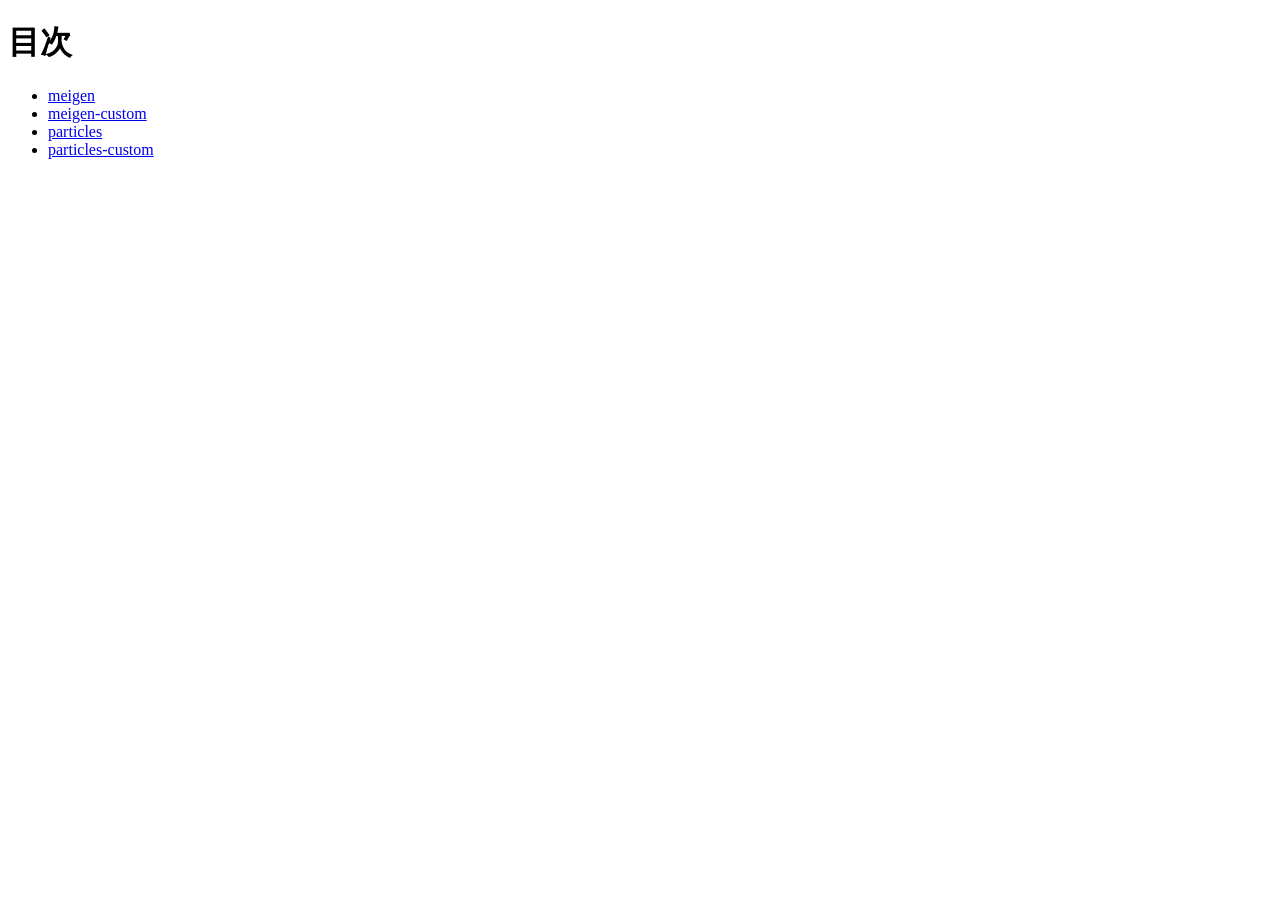
<file: index.html>
<!DOCTYPE html>
<html lang="ja">
<head>
  <meta charset="UTF-8">
  <title>20261008-HC</title>
</head>
<body>
  <h1>目次</h1>
  <ul>
    <li><a href="meigen/index.html">meigen</a></li>
    <li><a href="meigen-custom/index.html">meigen-custom</a></li>
    <li><a href="particles/index.html">particles</a></li>
    <li><a href="particles-custom/index.html">particles-custom</a></li>
  </ul>
  
</body>
</html>
</file>
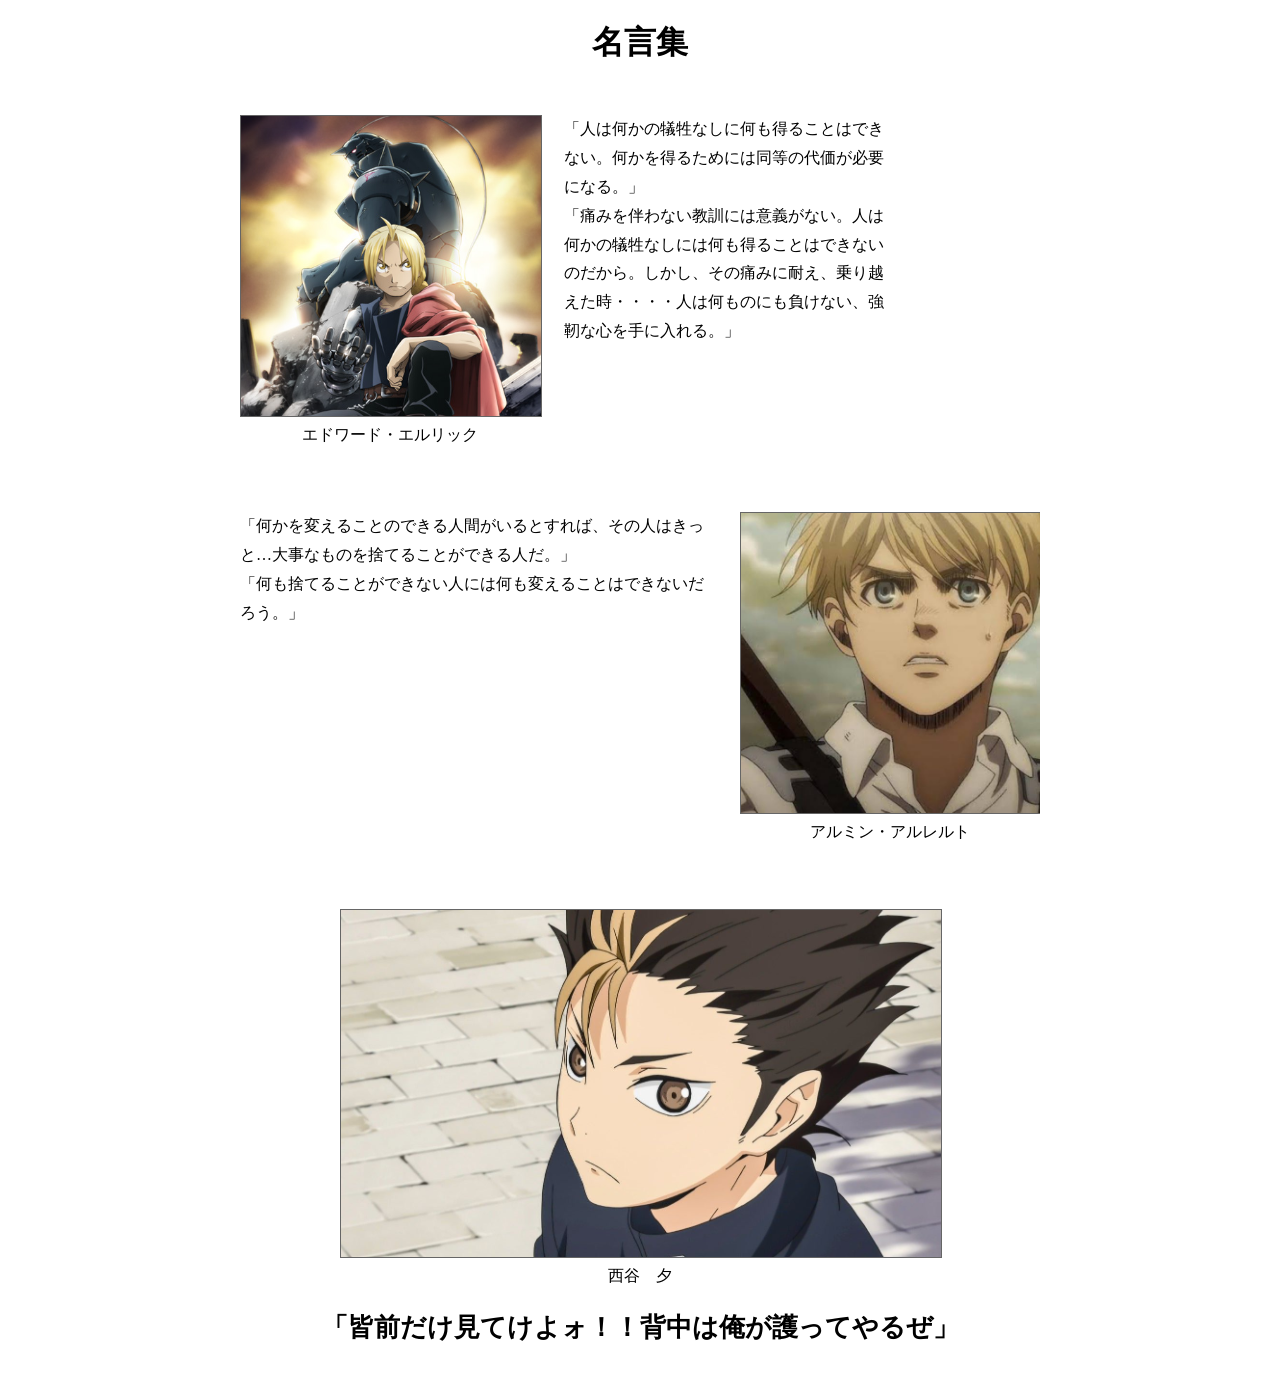
<file: meigen-custom/index.html>
<!DOCTYPE html>
<html lang="ja">

<head>
  <meta charset="UTF-8">
  <title>名言集</title>
  <link rel="stylesheet" href="css/style.css">
</head>

<body>
  <div class="wrapper">
    <h1>名言集</h1>
    <div class="left-box">
      <figure>
        <img src="images/fullmetal.jpg" alt="エド">
        <figcaption>エドワード・エルリック</figcaption>
      </figure>
      <p>
        「人は何かの犠牲なしに何も得ることはできない。何かを得るためには同等の代価が必要になる。」<br>
      「痛みを伴わない教訓には意義がない。人は何かの犠牲なしには何も得ることはできないのだから。しかし、その痛みに耐え、乗り越えた時・・・・人は何ものにも負けない、強靭な心を手に入れる。」
    </p>
    </div>

    <div class="right-box">
      <figure>
        <img src="images/attack.jpeg" alt="arumin">
        <figcaption>アルミン・アルレルト</figcaption>
      </figure>
      <p>
        「何かを変えることのできる人間がいるとすれば、その人はきっと…大事なものを捨てることができる人だ。」<br>
        「何も捨てることができない人には何も変えることはできないだろう。」
      </p>
    </div>

    <div class="center-box">
      <figure>
        <img src="images/nishiya.jpg" alt="nishiya">
        <figcaption>西谷　夕</figcaption>
      </figure>
      <p>
        「皆前だけ見てけよォ！！背中は俺が護ってやるぜ」
      </p>
    </div>
  </div>
</body>

</html>
</file>
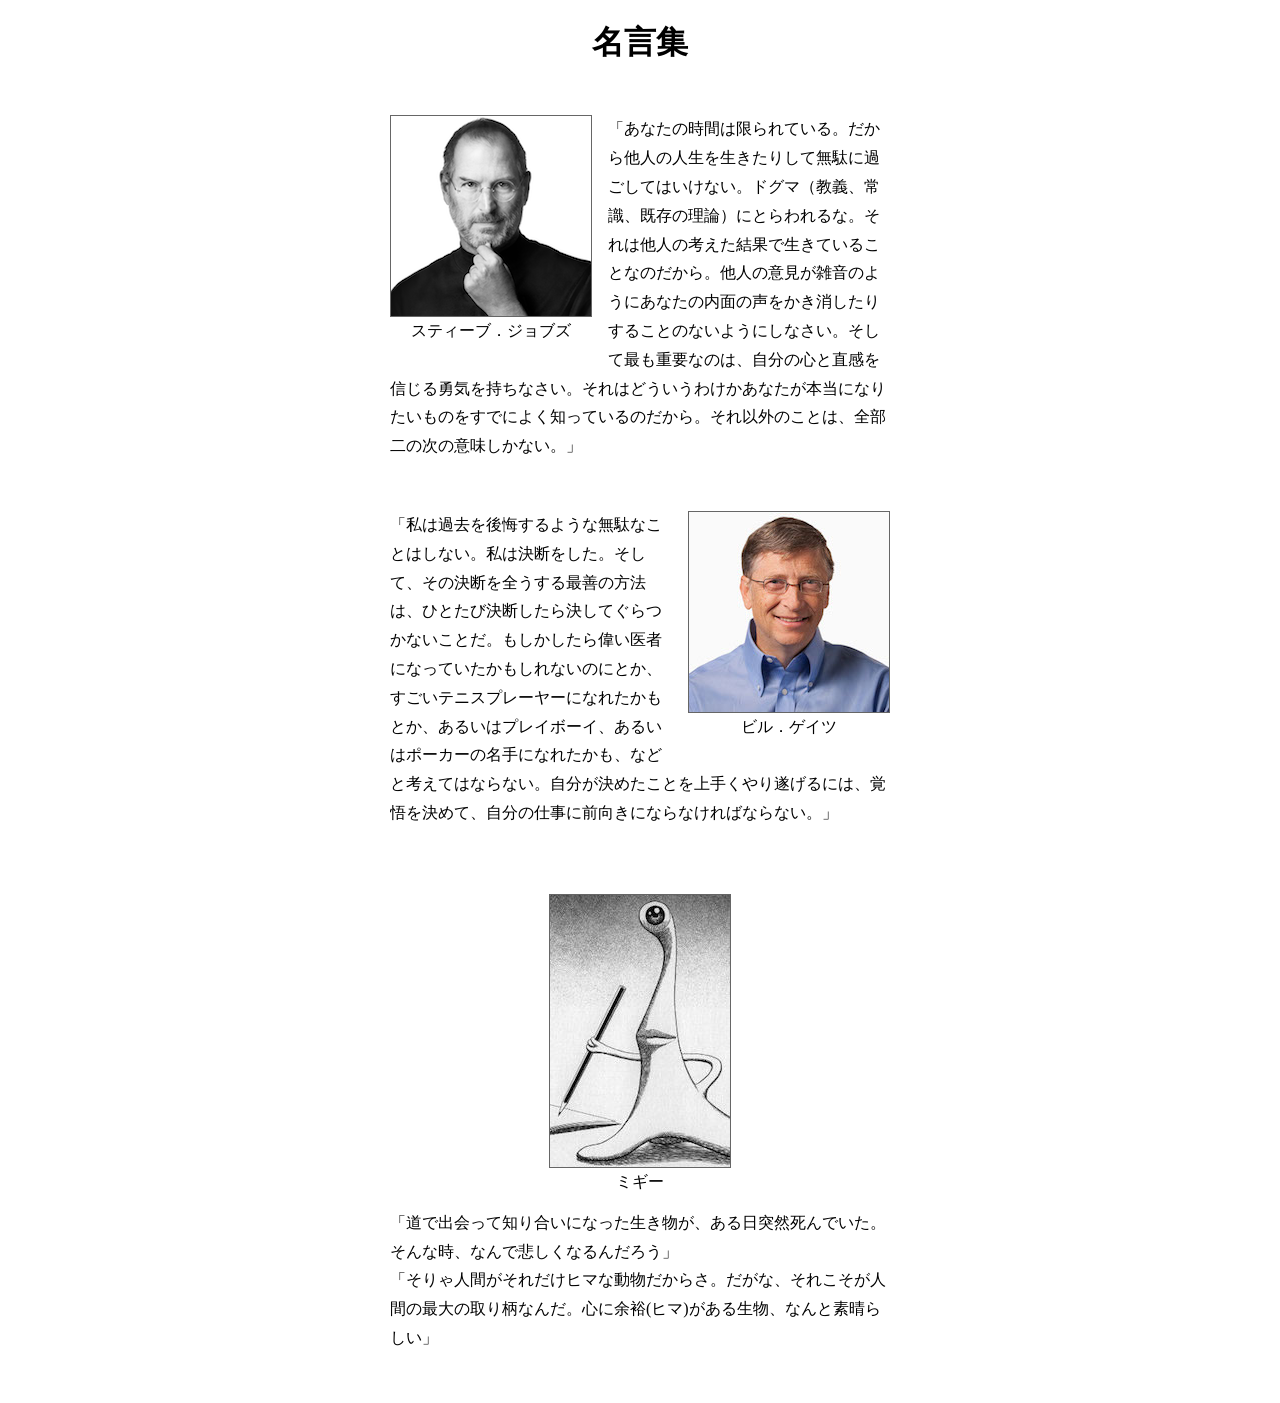
<file: meigen/index.html>
<!DOCTYPE html>
<html lang="ja">
<head>
  <meta charset="UTF-8">
  <title>名言集</title>
  <link rel="stylesheet" href="css/style.css">
</head>
<body>
  <div class="wrapper">
    <h1>名言集</h1>
    <div class="left-box">
      <figure>
        <img src="images/jobz.png" alt="steve jobz">
        <figcaption>スティーブ．ジョブズ</figcaption>
      </figure>
      <p>「あなたの時間は限られている。だから他人の人生を生きたりして無駄に過ごしてはいけない。ドグマ（教義、常識、既存の理論）にとらわれるな。それは他人の考えた結果で生きていることなのだから。他人の意見が雑音のようにあなたの内面の声をかき消したりすることのないようにしなさい。そして最も重要なのは、自分の心と直感を信じる勇気を持ちなさい。それはどういうわけかあなたが本当になりたいものをすでによく知っているのだから。それ以外のことは、全部二の次の意味しかない。」</p>
    </div>
    
    <div class="right-box">
      <figure>
        <img src="images/gates.jpg" alt="bill gates">
        <figcaption>ビル．ゲイツ</figcaption>
      </figure>
      <p>「私は過去を後悔するような無駄なことはしない。私は決断をした。そして、その決断を全うする最善の方法は、ひとたび決断したら決してぐらつかないことだ。もしかしたら偉い医者になっていたかもしれないのにとか、すごいテニスプレーヤーになれたかもとか、あるいはプレイボーイ、あるいはポーカーの名手になれたかも、などと考えてはならない。自分が決めたことを上手くやり遂げるには、覚悟を決めて、自分の仕事に前向きにならなければならない。」</p>
    </div>
    
    <div class="center-box">
      <figure>
        <img src="images/migi.jpg" alt="migi">
        <figcaption>ミギー</figcaption>
      </figure>
      <p>
        「道で出会って知り合いになった生き物が、ある日突然死んでいた。そんな時、なんで悲しくなるんだろう」<br>
      「そりゃ人間がそれだけヒマな動物だからさ。だがな、それこそが人間の最大の取り柄なんだ。心に余裕(ヒマ)がある生物、なんと素晴らしい」
      </p>
    </div>
  </div> 
</body>
</html>
</file>
<file: meigen-custom/css/style.css>
@charset "UTF-8";

h1 {
  text-align: center;
  margin-bottom: 40px;
}

.left-box,
.right-box,
.center-box {
  width: 800px;
  margin: 50px auto;
  overflow: hidden;
}

/* 左邊圖片 */
.left-box figure {
  float: left;
  width: 300px;
  margin: 0 24px 16px 0;
}

/* 右邊圖片 */
.right-box figure {
  float: right;
  width: 300px;
  margin: 0 0 16px 24px;
}

/* 中間圖片 */
.center-box figure {
  width: 600px;
  margin: 0 auto 20px;
}

.left-box p,
.right-box p {
  max-width: 650px;
  line-height: 1.8;
}

.center-box p {
  text-align: center;
  font-size: 26px;
  font-weight: bold;
  line-height: 1.6;
  margin-top: 20px;
}

figure img {
  width: 300px;
  height: 300px;
  object-fit: cover;
  display: block;
  border: 1px solid #666;
}

.center-box figure img {
  width: 600px;
  height: auto;
  object-fit: contain;
}


figure {
  text-align: center;
}

figcaption {
  margin-top: 8px;
}

p {
  margin: 0;
  line-height: 1.8;
}
</file>
<file: meigen/css/style.css>
@charset "UTF-8";
h1 {
  text-align: center;
}

.left-box,
.right-box,
.center-box {
  width: 500px;
  margin: 50px auto;
  overflow: hidden;
}

.left-box figure {
  float: left;
  margin: 0 16px 16px 0;
}

.right-box figure {
  float: right;
  margin: 0 0 16px 16px;
}

figure {
  text-align: center;
}

figure img {
  border: 1px solid #666;
}

p {
  margin: 0;
  line-height: 1.8;
}
</file>
